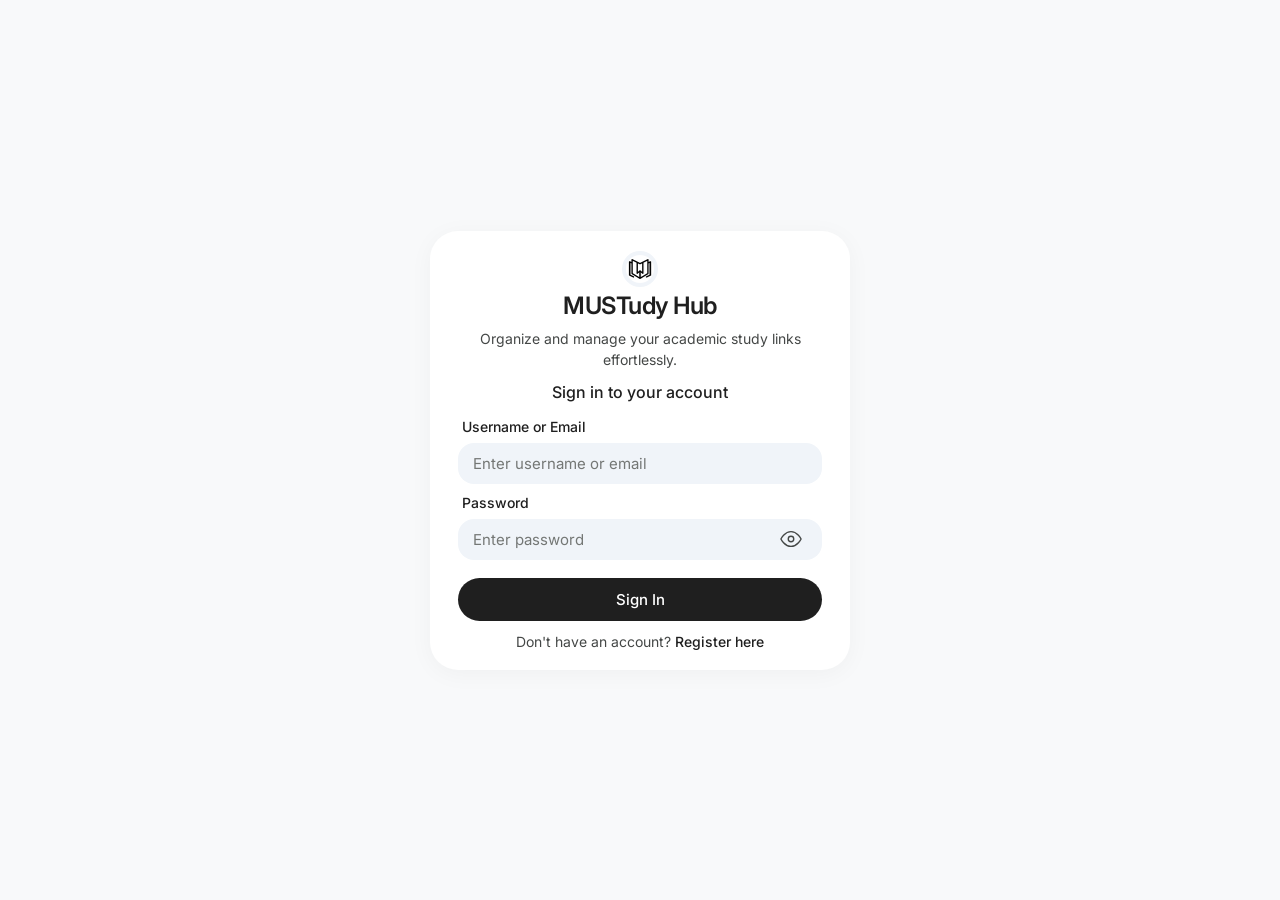
<file: templates/index.html>
<!DOCTYPE html>
<html lang="en">
<head>
    <meta charset="UTF-8">
    <meta name="viewport" content="width=device-width, initial-scale=1.0">
    <title>MUSTudy Hub - Authentication</title>
    
    <!-- Google Fonts import for Inter -->
    <link rel="preconnect" href="https://fonts.googleapis.com">
    <link rel="preconnect" href="https://fonts.gstatic.com" crossorigin>
    <link href="https://fonts.googleapis.com/css2?family=Inter:wght@400;500;600&display=swap" rel="stylesheet">
    
    <link rel="stylesheet" href="../static/style.css">
</head>
<body>
    
    <div class="auth-container">
        <div class="auth-header">
            <img src="../static/images/download.jpg" alt="MUSTudy Hub Logo" class="brand-logo">
            <h2>MUSTudy Hub</h2>
            <p class="app-description">Organize and manage your academic study links effortlessly.</p>
            <p id="form-subtitle">Sign in to your account</p>
        </div>

        <!-- LOGIN FORM -->
        <form id="login-form">
            <div class="form-group">
                <label for="login-identifier">Username or Email</label>
                <input type="text" id="login-identifier" name="identifier" placeholder="Enter username or email" required>
            </div>
            
            <div class="form-group">
                <label for="login-password">Password</label>
                <div class="password-wrapper">
                    <input type="password" id="login-password" name="password" placeholder="Enter password" required>
                    <span class="toggle-password" onclick="togglePasswordVisibility('login-password')">
                        <svg viewBox="0 0 24 24" class="eye-icon">
                            <path d="M1 12s4-8 11-8 11 8 11 8-4 8-11 8-11-8-11-8z"></path>
                            <circle cx="12" cy="12" r="3"></circle>
                        </svg>
                    </span>
                </div>
            </div>
            
            <button type="submit" class="submit-btn">Sign In</button>
            <div class="form-toggle">
                Don't have an account? <span onclick="toggleForms('register')">Register here</span>
            </div>
        </form>

        <!-- REGISTER FORM -->
        <form id="register-form">
            <div class="form-group">
                <label for="reg-fullname">Full Name</label>
                <input type="text" id="reg-fullname" name="fullname" placeholder="Amos John" required>
            </div>
            
            <div class="form-group">
                <label for="reg-email">Email Address</label>
                <input type="email" id="reg-email" name="email" placeholder="example@email.com" required>
            </div>
            
            <div class="form-group">
                <label for="reg-username">Username</label>
                <input type="text" id="reg-username" name="username" placeholder="amosjohn123" required>
            </div>
            
            <div class="form-group">
                <label for="reg-password">Password</label>
                <div class="password-wrapper">
                    <input type="password" id="reg-password" name="password" placeholder="Create password" required>
                    <span class="toggle-password" onclick="togglePasswordVisibility('reg-password')">
                        <svg viewBox="0 0 24 24" class="eye-icon">
                            <path d="M1 12s4-8 11-8 11 8 11 8-4 8-11 8-11-8-11-8z"></path>
                            <circle cx="12" cy="12" r="3"></circle>
                        </svg>
                    </span>
                </div>
            </div>
            
            <div class="form-group">
                <label for="reg-confirm-password">Confirm Password</label>
                <div class="password-wrapper">
                    <input type="password" id="reg-confirm-password" name="confirm_password" placeholder="Confirm password" required>
                    <span class="toggle-password" onclick="togglePasswordVisibility('reg-confirm-password')">
                        <svg viewBox="0 0 24 24" class="eye-icon">
                            <path d="M1 12s4-8 11-8 11 8 11 8-4 8-11 8-11-8-11-8z"></path>
                            <circle cx="12" cy="12" r="3"></circle>
                        </svg>
                    </span>
                </div>
            </div>
            
            <button type="submit" class="submit-btn">Create Account</button>
            <div class="form-toggle">
                Already have an account? <span onclick="toggleForms('login')">Sign in</span>
            </div>
        </form>
    </div>

    <script src="../static/script.js"></script>
</body>
</html>
</file>
<file: static/style.css>
/* General Reset and Inter Typography */
* {
    margin: 0;
    padding: 0;
    box-sizing: border-box;
    font-family: 'Inter', Roboto, -apple-system, BlinkMacSystemFont, "Segoe UI", Arial, sans-serif;
}

body {
    background-color: #F8F9FA;
    display: flex;
    justify-content: center;
    align-items: center;
    min-height: 100vh;
    padding: 20px;
    color: #1F1F1F;
}

.auth-container {
    background-color: #FFFFFF;
    width: 100%;
    max-width: 420px;
    padding: 20px 28px;
    border-radius: 28px;
    box-shadow: 0 4px 24px rgba(0, 0, 0, 0.04);
}

.auth-header {
    text-align: center;
    margin-bottom: 16px;
}
.brand-logo {
    width: 36px;
    height: 36px;
    padding: 4px;
    background-color: #F0F4F9;
    border-radius: 50%;
    object-fit: cover;
}


.auth-header h2 {
    color: #1F1F1F;
    font-size: 24px;
    font-weight: 600; 
    letter-spacing: -0.5px;
}

.auth-header .app-description {
    color: #444746;
    font-size: 14px;
    margin-top: 8px;
    margin-bottom: 12px;
    line-height: 1.5;
    font-weight: 400;
}

.auth-header #form-subtitle {
    color: #1F1F1F;
    font-size: 16px;
    font-weight: 500;
}

.form-group {
    margin-bottom: 10px;
}

.form-group label {
    display: block;
    margin-bottom: 8px;
    color: #1F1F1F;
    font-size: 14px;
    font-weight: 500;
    padding-left: 4px;
}

.form-group input {
    width: 100%;
    padding: 10px 14px;
    background-color: #F0F4F9;
    border: 1px solid transparent;
    border-radius: 16px;
    font-size: 15px;
    color: #1F1F1F;
    outline: none;
    transition: all 0.2s ease;
}

.form-group input::placeholder {
    color: #747775;
}

.form-group input:focus {
    background-color: #FFFFFF;
    border-color: #1F1F1F;
}

.password-wrapper {
    position: relative;
}

.password-wrapper input {
    padding-right: 48px; 
}

.toggle-password {
    position: absolute;
    right: 16px;
    top: 50%;
    transform: translateY(-50%);
    cursor: pointer;
    color: #444746;
    display: flex;
    align-items: center;
    padding: 4px;
}

.eye-icon {
    width: 22px;
    height: 22px;
    fill: none;
    stroke: currentColor;
    stroke-width: 1.5;
    stroke-linecap: round;
    stroke-linejoin: round;
}

.toggle-password:hover {
    color: #1F1F1F;
}

.submit-btn {
    width: 100%;
    padding: 12px;
    background-color: #1F1F1F;
    color: #FFFFFF;
    border: none;
    border-radius: 24px;
    font-size: 15px;
    font-weight: 500;
    cursor: pointer;
    transition: background-color 0.2s ease;
    margin-top: 8px;
}

.submit-btn:hover {
    background-color: #333333;
}

.form-toggle {
    text-align: center;
    margin-top: 12px;
    font-size: 14px;
    color: #444746;
}

.form-toggle span {
    color: #1F1F1F;
    font-weight: 500;
    cursor: pointer;
    text-decoration: none;
}

.form-toggle span:hover {
    text-decoration: underline;
}

#register-form {
    display: none;
}
</file>
